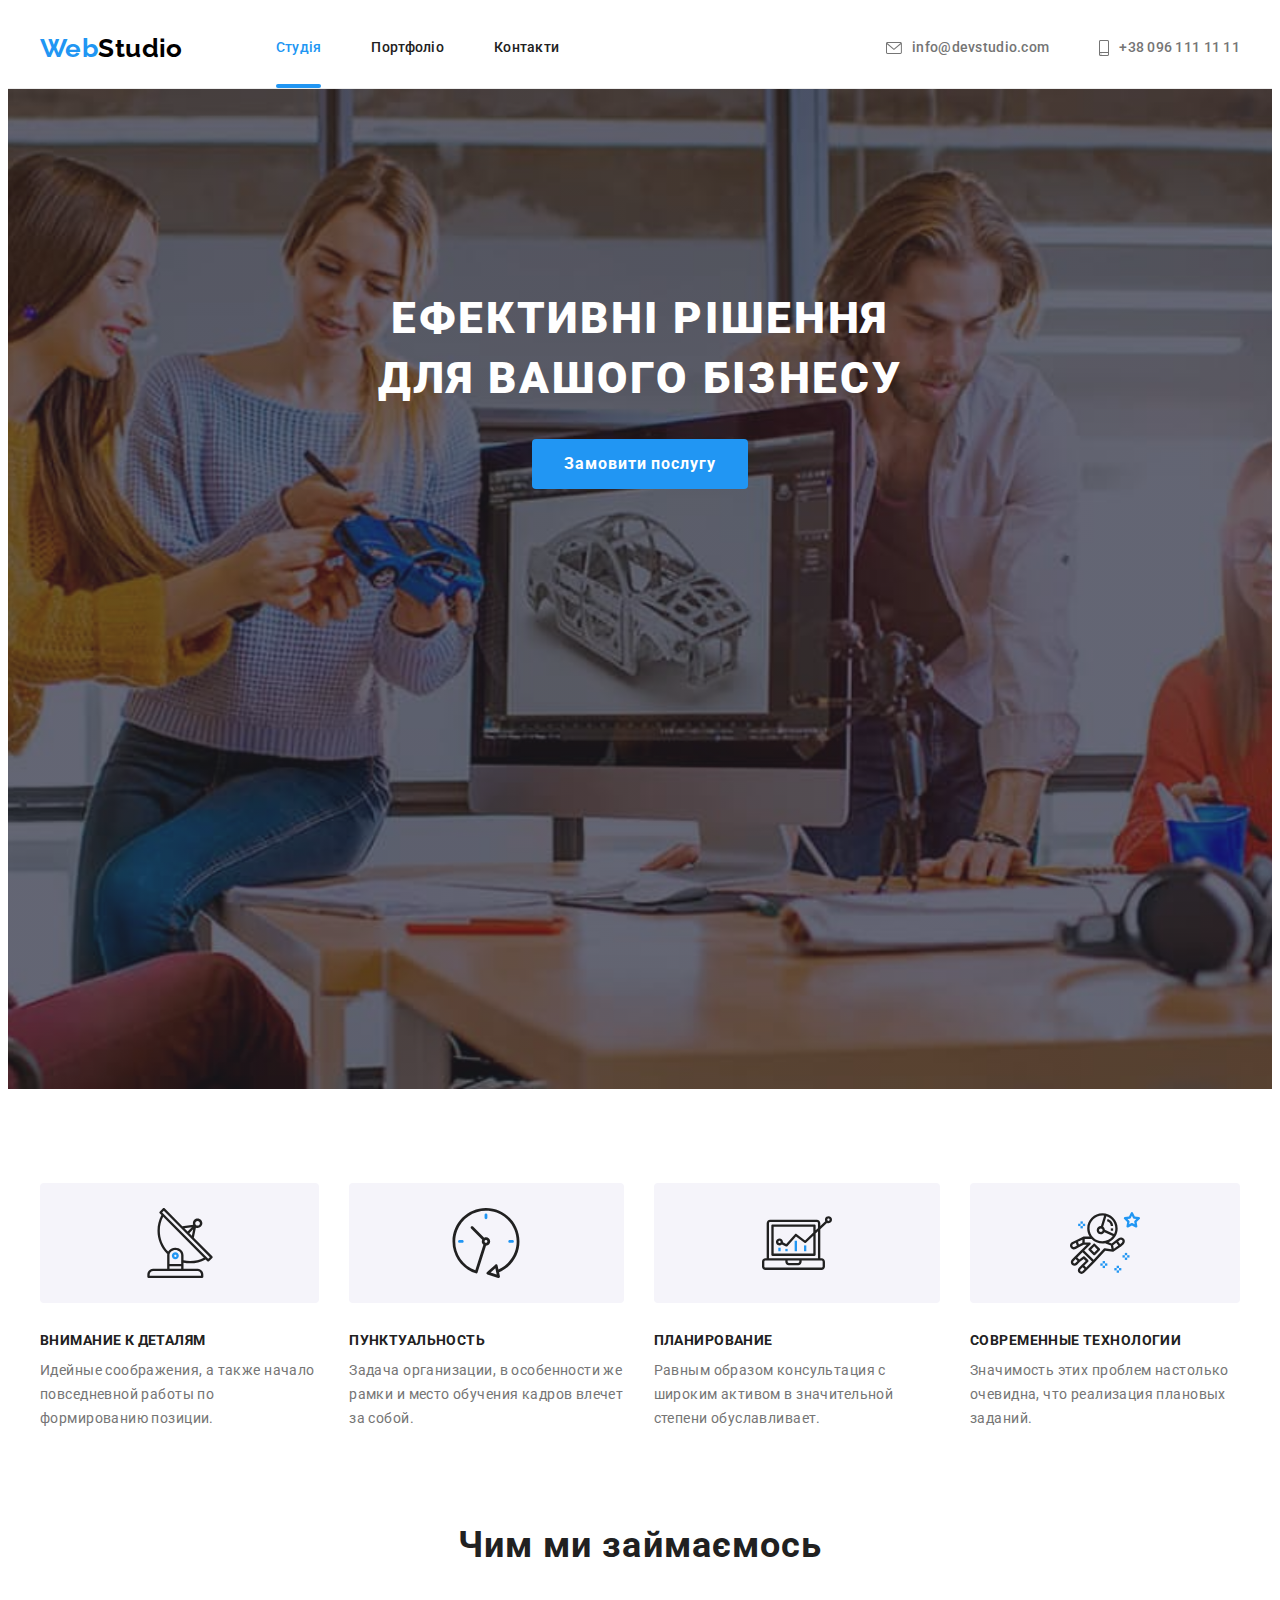
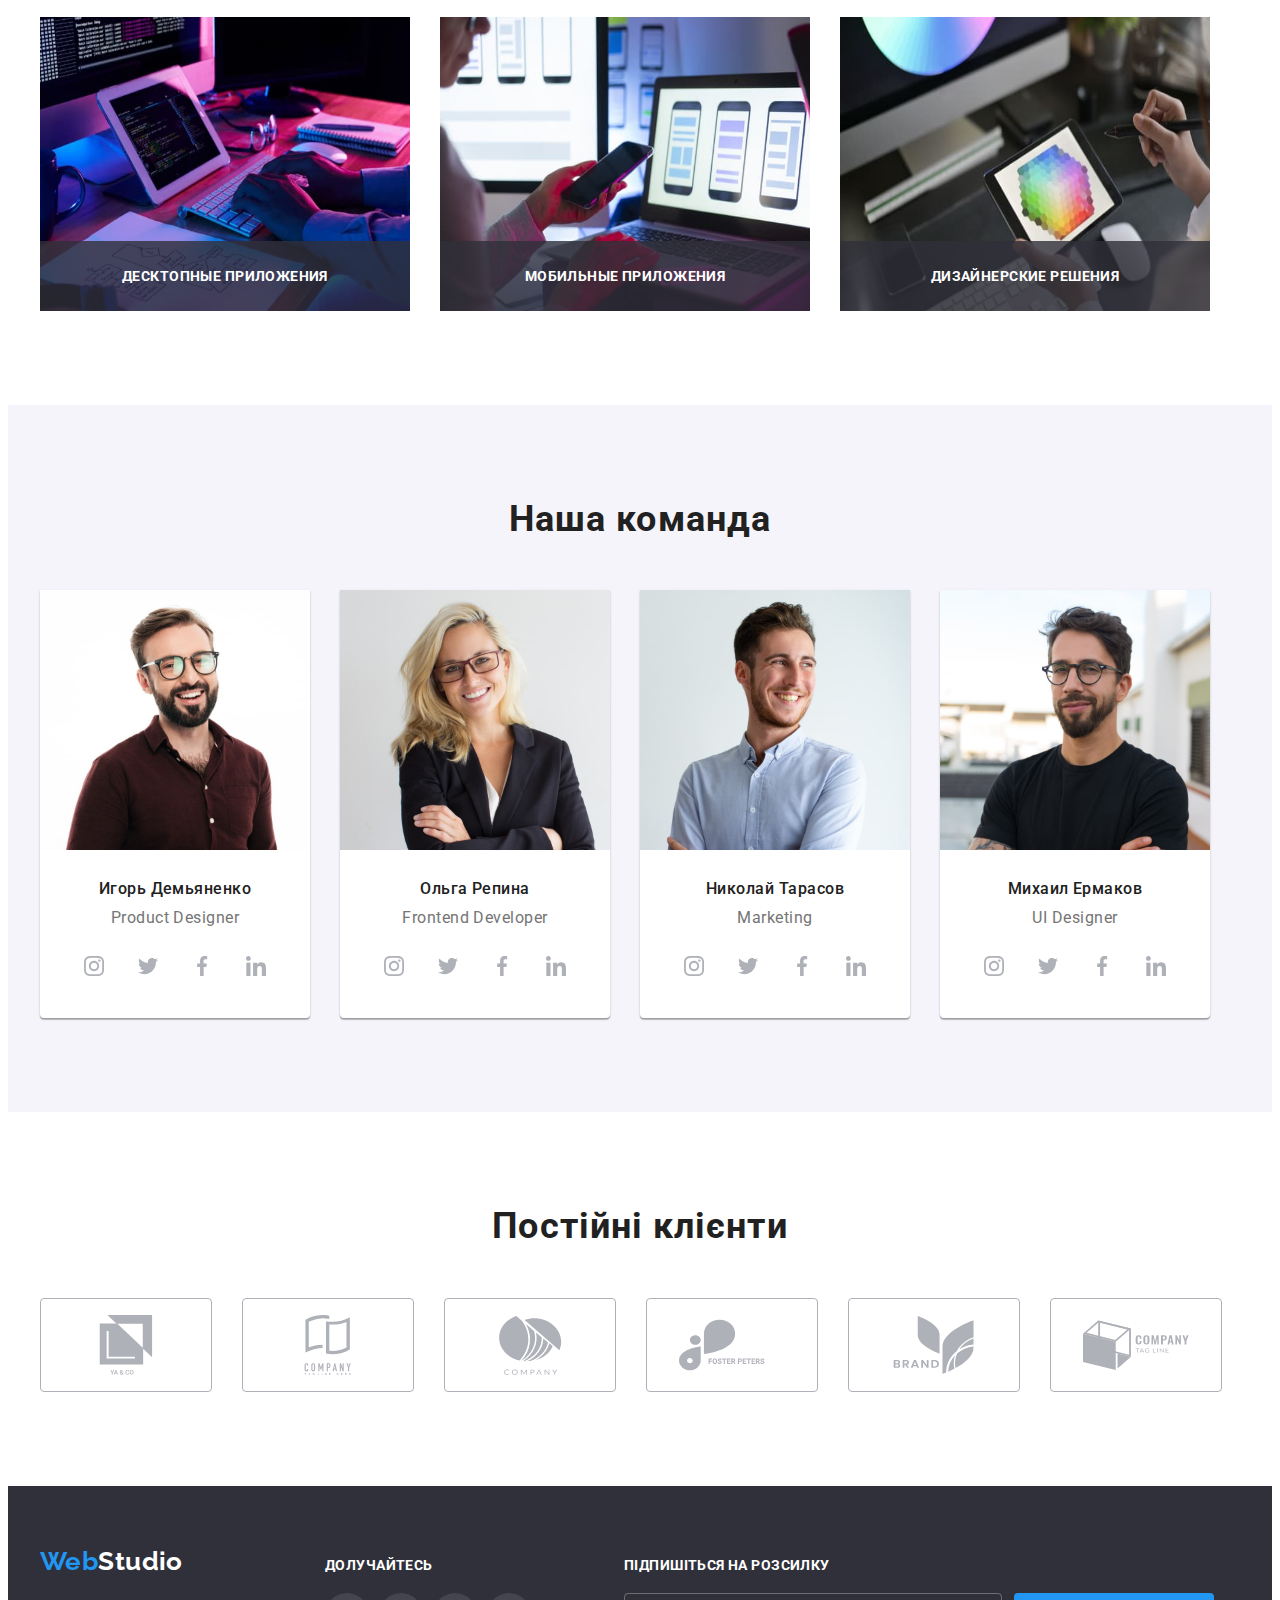
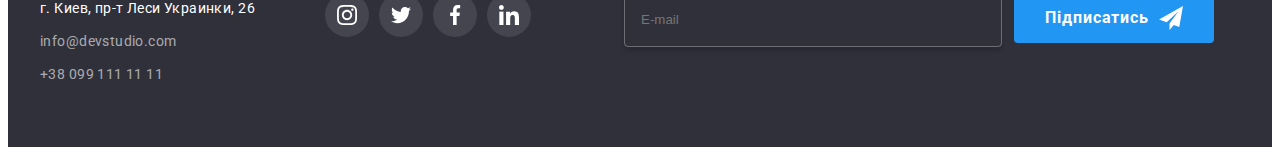
<file: index.html>
<!DOCTYPE html>
<html lang="ru">
  <head>
    <meta charset="UTF-8" />
    <meta http-equiv="X-UA-Compatible" content="IE=edge" />
    <meta name="viewport" content="width=device-width, initial-scale=1.0" />
    <link rel="preconnect" href="https://fonts.googleapis.com" />
    <link rel="preconnect" href="https://fonts.gstatic.com" crossorigin />
    <title>hwone</title>
    <link
      href="https://fonts.googleapis.com/css2?family=Raleway:wght@700&family=Roboto:wght@400;500;700;900&display=swap"
      rel="stylesheet"
    />
    <link
      rel="stylesheet"
      href="https://cdnjs.cloudflare.com/ajax/libs/modern-normalize/1.1.0/modern-normalize.min.css"
      integrity="sha512-wpPYUAdjBVSE4KJnH1VR1HeZfpl1ub8YT/NKx4PuQ5NmX2tKuGu6U/JRp5y+Y8XG2tV+wKQpNHVUX03MfMFn9Q=="
      crossorigin="anonymous"
      referrerpolicy="no-referrer"
    />
    <link rel="stylesheet" href="./css/styles.css" />
  </head>
  <body>
    <!-- Верхня лінія -->
    <header class="header">
      <div class="container header-all">
        <nav class="main-nav">
          <a href="./index.html" class="logo-header-main link"
            ><span class="logo-acent">Web</span>Studio</a
          >
          <ul class="list-nav list">
            <li class="item-nav"><a href="#" class="nav-text current link">Студія</a></li>
            <li class="item-nav"><a href="portfolio.html" class="nav-text link">Портфоліо</a></li>
            <li class="item-nav"><a href="#" class="nav-text link">Контакти</a></li>
          </ul>
        </nav>

        <ul class="list-auth list">
          <li class="item-auth">
            <a href="mailto:info@devstudio.com" class="nav-text nav-contact link"
              ><svg class="icon-contacts" width="16" height="12">
                <use href="./images/symbol-defs.svg#icon-envelope"></use>
              </svg>
              info@devstudio.com</a
            >
          </li>
          <li class="item-auth">
            <a href="tel:+380961111111" class="nav-text nav-contact link">
              <svg class="icon-contacts" width="10" height="16">
                <use href="./images/symbol-defs.svg#icon-smartphone"></use>
              </svg>
              +38 096 111 11 11
            </a>
          </li>
        </ul>
      </div>
    </header>

    <!-- Шапка -->
    <main>
      <section class="section-hero">
        <div class="container">
          <h1 class="baner-text">
            Ефективні рішення <br />
            для вашого бізнесу
          </h1>
          <button data-modal-open type="button" class="button-baner">Замовити послугу</button>
        </div>
      </section>

      <!-- Особливості -->
      <section class="section section-paddingtop">
        <div class="container">
          <h2 class="visually-hidden">Особливості</h2>
          <ul class="list-specifics list">
            <li class="item-specifics">
              <div class="specifics-item">
                <svg class="specifics-icon" width="70" height="70">
                  <use href="./images/symbol-defs.svg#icon-antenna-1"></use>
                </svg>
              </div>
              <h3 class="specifics">Внимание к деталям</h3>
              <p class="specifics-text">
                Идейные соображения, а также начало повседневной работы по формированию позиции.
              </p>
            </li>

            <li class="item-specifics">
              <div class="specifics-item">
                <svg class="specifics-icon" width="70" height="70">
                  <use href="./images/symbol-defs.svg#icon-clock-1"></use>
                </svg>
              </div>
              <h3 class="specifics">Пунктуальность</h3>
              <p class="specifics-text">
                Задача организации, в особенности же рамки и место обучения кадров влечет за собой.
              </p>
            </li>

            <li class="item-specifics">
              <div class="specifics-item">
                <svg class="specifics-icon" width="70" height="70">
                  <use href="./images/symbol-defs.svg#icon-diagram-1"></use>
                </svg>
              </div>
              <h3 class="specifics">Планирование</h3>
              <p class="specifics-text">
                Равным образом консультация с широким активом в значительной степени обуславливает.
              </p>
            </li>

            <li class="item-specifics">
              <div class="specifics-item">
                <svg class="specifics-icon" width="70" height="70">
                  <use href="./images/symbol-defs.svg#icon-astronaut-1"></use>
                </svg>
              </div>
              <h3 class="specifics">Современные технологии</h3>
              <p class="specifics-text">
                Значимость этих проблем настолько очевидна, что реализация плановых заданий.
              </p>
            </li>
          </ul>
        </div>
      </section>

      <!-- Чим ми займаємось -->
      <section class="section">
        <div class="container">
          <h2 class="works">Чим ми займаємось</h2>
          <ul class="list-works list">
            <li class="item-works">
              <img src="images/box1.jpg" width="370" height="294" alt="box1" />
              <p class="label">Десктопные приложения</p>
            </li>
            <li class="item-works">
              <img src="images/box2.jpg" width="370" height="294" alt="box2" />
              <p class="label">Мобильные приложения</p>
            </li>
            <li class="item-works">
              <img src="images/box3.jpg" width="370" height="294" alt="box3" />
              <p class="label">Дизайнерские решения</p>
            </li>
          </ul>
        </div>
      </section>

      <!-- Наша команда -->
      <section class="about-us section">
        <div class="container">
          <h2 class="teem">Наша команда</h2>
          <ul class="aboutus-list list">
            <li class="item-aboutus">
              <img src="images/img-3.jpg" alt="teamcard1" width="270" height="260" />
              <div class="text-decor">
                <h3 class="member">Игорь Демьяненко</h3>
                <p class="position">Product Designer</p>
                <ul class="list-icon list">
                  <li class="item-icon">
                    <a href="" class="link-icon link">
                      <svg class="soc-icon-member" width="20" height="20">
                        <use href="./images/symbol-defs.svg#icon-instagram-2"></use>
                      </svg>
                    </a>
                  </li>
                  <li class="item-icon">
                    <a href="" class="link-icon link">
                      <svg class="soc-icon-member" width="20" height="20">
                        <use href="./images/symbol-defs.svg#icon-twitter-1"></use>
                      </svg>
                    </a>
                  </li>
                  <li class="item-icon">
                    <a href="" class="link-icon link">
                      <svg class="soc-icon-member" width="20" height="20">
                        <use href="./images/symbol-defs.svg#icon-facebook-1"></use>
                      </svg>
                    </a>
                  </li>
                  <li class="item-icon">
                    <a href="" class="link-icon link">
                      <svg class="soc-icon-member" width="20" height="20">
                        <use href="./images/symbol-defs.svg#icon-linkedin-1"></use>
                      </svg>
                    </a>
                  </li>
                </ul>
              </div>
            </li>

            <li class="item-aboutus">
              <img src="images/img-2.jpg" alt="teamcard2" width="270" height="260" />
              <div class="text-decor">
                <h3 class="member">Ольга Репина</h3>
                <p class="position">Frontend Developer</p>
                <ul class="list-icon list">
                  <li class="item-icon">
                    <a href="" class="link-icon link">
                      <svg class="soc-icon-member" width="20" height="20">
                        <use href="./images/symbol-defs.svg#icon-instagram-2"></use>
                      </svg>
                    </a>
                  </li>
                  <li class="item-icon">
                    <a href="" class="link-icon link">
                      <svg class="soc-icon-member" width="20" height="20">
                        <use href="./images/symbol-defs.svg#icon-twitter-1"></use>
                      </svg>
                    </a>
                  </li>
                  <li class="item-icon">
                    <a href="" class="link-icon link">
                      <svg class="soc-icon-member" width="20" height="20">
                        <use href="./images/symbol-defs.svg#icon-facebook-1"></use>
                      </svg>
                    </a>
                  </li>
                  <li class="item-icon">
                    <a href="" class="link-icon link">
                      <svg class="soc-icon-member" width="20" height="20">
                        <use href="./images/symbol-defs.svg#icon-linkedin-1"></use>
                      </svg>
                    </a>
                  </li>
                </ul>
              </div>
            </li>

            <li class="item-aboutus">
              <img src="images/img-1.jpg" alt="teamcard3" width="270" height="260" />
              <div class="text-decor">
                <h3 class="member">Николай Тарасов</h3>
                <p class="position">Marketing</p>
                <ul class="list-icon list">
                  <li class="item-icon">
                    <a href="" class="link-icon link">
                      <svg class="soc-icon-member" width="20" height="20">
                        <use href="./images/symbol-defs.svg#icon-instagram-2"></use>
                      </svg>
                    </a>
                  </li>
                  <li class="item-icon">
                    <a href="" class="link-icon link">
                      <svg class="soc-icon-member" width="20" height="20">
                        <use href="./images/symbol-defs.svg#icon-twitter-1"></use>
                      </svg>
                    </a>
                  </li>
                  <li class="item-icon">
                    <a href="" class="link-icon link">
                      <svg class="soc-icon-member" width="20" height="20">
                        <use href="./images/symbol-defs.svg#icon-facebook-1"></use>
                      </svg>
                    </a>
                  </li>
                  <li class="item-icon">
                    <a href="" class="link-icon link">
                      <svg class="soc-icon-member" width="20" height="20">
                        <use href="./images/symbol-defs.svg#icon-linkedin-1"></use>
                      </svg>
                    </a>
                  </li>
                </ul>
              </div>
            </li>

            <li class="item-aboutus">
              <img src="images/img.jpg" alt="teamcard4" width="270" height="260" />
              <div class="text-decor">
                <h3 class="member">Михаил Ермаков</h3>
                <p class="position">UI Designer</p>
                <ul class="list-icon list">
                  <li class="item-icon">
                    <a href="" class="link-icon link">
                      <svg class="soc-icon-member" width="20" height="20">
                        <use href="./images/symbol-defs.svg#icon-instagram-2"></use>
                      </svg>
                    </a>
                  </li>
                  <li class="item-icon">
                    <a href="" class="link-icon link">
                      <svg class="soc-icon-member" width="20" height="20">
                        <use href="./images/symbol-defs.svg#icon-twitter-1"></use>
                      </svg>
                    </a>
                  </li>
                  <li class="item-icon">
                    <a href="" class="link-icon link">
                      <svg class="soc-icon-member" width="20" height="20">
                        <use href="./images/symbol-defs.svg#icon-facebook-1"></use>
                      </svg>
                    </a>
                  </li>
                  <li class="item-icon">
                    <a href="" class="link-icon link">
                      <svg class="soc-icon-member" width="20" height="20">
                        <use href="./images/symbol-defs.svg#icon-linkedin-1"></use>
                      </svg>
                    </a>
                  </li>
                </ul>
              </div>
            </li>
          </ul>
        </div>
      </section>

      <section class="clients">
        <div class="container partners">
          <h2 class="partners-main">Постійні клієнти</h2>
          <ul class="partners-list list">
            <li class="rect">
              <a href="" class="link-rect link"
                ><svg class="soc-icon-rect" width="106" height="60">
                  <use href="./images/symbol-defs.svg#icon-group"></use></svg
              ></a>
            </li>
            <li class="rect">
              <a href="" class="link-rect link"
                ><svg class="soc-icon-rect" width="106" height="60">
                  <use href="./images/symbol-defs.svg#icon-group-1"></use></svg
              ></a>
            </li>
            <li class="rect">
              <a href="" class="link-rect link"
                ><svg class="soc-icon-rect" width="106" height="60">
                  <use href="./images/symbol-defs.svg#icon-group-2"></use></svg
              ></a>
            </li>
            <li class="rect">
              <a href="" class="link-rect link"
                ><svg class="soc-icon-rect" width="106" height="60">
                  <use href="./images/symbol-defs.svg#icon-group-3"></use></svg
              ></a>
            </li>
            <li class="rect">
              <a href="" class="link-rect link"
                ><svg class="soc-icon-rect" width="106" height="60">
                  <use href="./images/symbol-defs.svg#icon-group-4"></use></svg
              ></a>
            </li>
            <li class="rect">
              <a href="" class="link-rect link"
                ><svg class="soc-icon-rect" width="106" height="60">
                  <use href="./images/symbol-defs.svg#icon-group-5"></use></svg
              ></a>
            </li>
          </ul>
        </div>
      </section>
    </main>

    <!-- Підвал -->
    <footer class="footer">
      <div class="container footer-main">
        <div class="container-footer">
          <a href="./index.html" class="logo-footer-main link"
            ><span class="logo-acent">Web</span>Studio</a
          >
          <address class="address">
            <ul class="list-footer list">
              <li class="footer-item">
                <a
                  class="address nav-text link"
                  href="https://goo.gl/maps/oR3F1YAG6LvCoMsa9"
                  target="_blank"
                  rel="noopener noreferrer"
                  >г. Киев, пр-т Леси Украинки, 26</a
                >
              </li>
              <li class="footer-item">
                <a class="contacts nav-text link" href="mailto:info@example.com"
                  >info@devstudio.com</a
                >
              </li>
              <li class="footer-item">
                <a class="contacts nav-text link" href="tel:+380991111111">+38 099 111 11 11</a>
              </li>
            </ul>
          </address>
        </div>
        <div class="footer-social">
          <h3 class="footer-soc-text">Долучайтесь</h3>
          <ul class="footer-soc-list list">
            <li class="item-icon-footer">
              <a href="" class="link-icon-footer link">
                <svg class="soc-icon-footer" width="20" height="20">
                  <use href="./images/symbol-defs.svg#icon-instagram-2"></use>
                </svg>
              </a>
            </li>
            <li class="item-icon-footer">
              <a href="" class="link-icon-footer link">
                <svg class="soc-icon-footer" width="20" height="20">
                  <use href="./images/symbol-defs.svg#icon-twitter-1"></use>
                </svg>
              </a>
            </li>
            <li class="item-icon-footer">
              <a href="" class="link-icon-footer link">
                <svg class="soc-icon-footer" width="20" height="20">
                  <use href="./images/symbol-defs.svg#icon-facebook-1"></use>
                </svg>
              </a>
            </li>
            <li class="item-icon-footer">
              <a href="" class="link-icon-footer link">
                <svg class="soc-icon-footer" width="20" height="20">
                  <use href="./images/symbol-defs.svg#icon-linkedin-1"></use>
                </svg>
              </a>
            </li>
          </ul>
        </div>

        <div class="spam">
          <h3 class="footer-soc-text">Підпишіться на розсилку</h3>
          <form class="spam-form">
            <input class="spam-mail" type="email" name="mail" placeholder="E-mail" required />
            <div class="botton-spam">
              <button class="btn-spam" type="submit">
                Підписатись

                <svg class="subscribe" width="24" height="24">
                  <use href="./images/symbol-defs.svg#icon-send"></use>
                </svg>
              </button>
            </div>
          </form>
        </div>
      </div>
    </footer>
    <div class="backdrop is-hidden" data-modal>
      <div class="modal">
        <button class="close-icon" type="button" data-modal-close>
          <svg width="30" height="30">
            <use href="./images/symbol-defs.svg#icon-close-b"></use>
          </svg>
        </button>
        <form>
          <p class="modal-title">Оставьте свои данные, мы вам перезвоним</p>

          <div class="modal-div">
            <label class="modal-label" for="user-name"> Ім'я</label>
            <div class="input-wrap">
              <input type="text" name="user-name" id="user-name" class="modal-input" required />
              <svg class="form-icon" width="18" height="18">
                <use href="./images/symbol-defs.svg#icon-person"></use>
              </svg>
            </div>
          </div>

          <div class="modal-div">
            <label class="modal-label" for="user-tel"> Телефон</label>
            <div class="input-wrap">
              <input type="tel" name="user-tel" id="user-tel" class="modal-input" required />
              <svg class="form-icon" width="18" height="18">
                <use href="./images/symbol-defs.svg#icon-phone"></use>
              </svg>
            </div>
          </div>

          <div class="modal-div">
            <label class="modal-label" for="user-email"> Пошта </label>
            <div class="input-wrap">
              <input type="email" name="user-email" id="user-email" class="modal-input" required />
              <svg class="form-icon" width="18" height="18">
                <use href="./images/symbol-defs.svg#icon-email"></use>
              </svg>
            </div>
          </div>

          <div class="modal-coment">
            <label class="modal-label" for="text-area">Коментар</label>
            <textarea
              class="text-place"
              name="text-area"
              id="text-area"
              placeholder="Введіть текст"
            ></textarea>
          </div>

          <div class="checkbox">
            <input
              class="check-input visually-hidden"
              type="checkbox"
              name="privacy"
              id="privacy"
              value="accept rules"
              required
            />
            <label for="privacy" class="form-text-box"
              >Соглашаюсь с рассылкой и принимаю
              <a class="accept" href="#"> Условия договора</a></label
            >
          </div>

          <div class="button-form">
            <button class="btn-form" type="submit">Відправити</button>
          </div>
        </form>
      </div>
    </div>
    <script src="./modal.js"></script>
  </body>
</html>
</file>
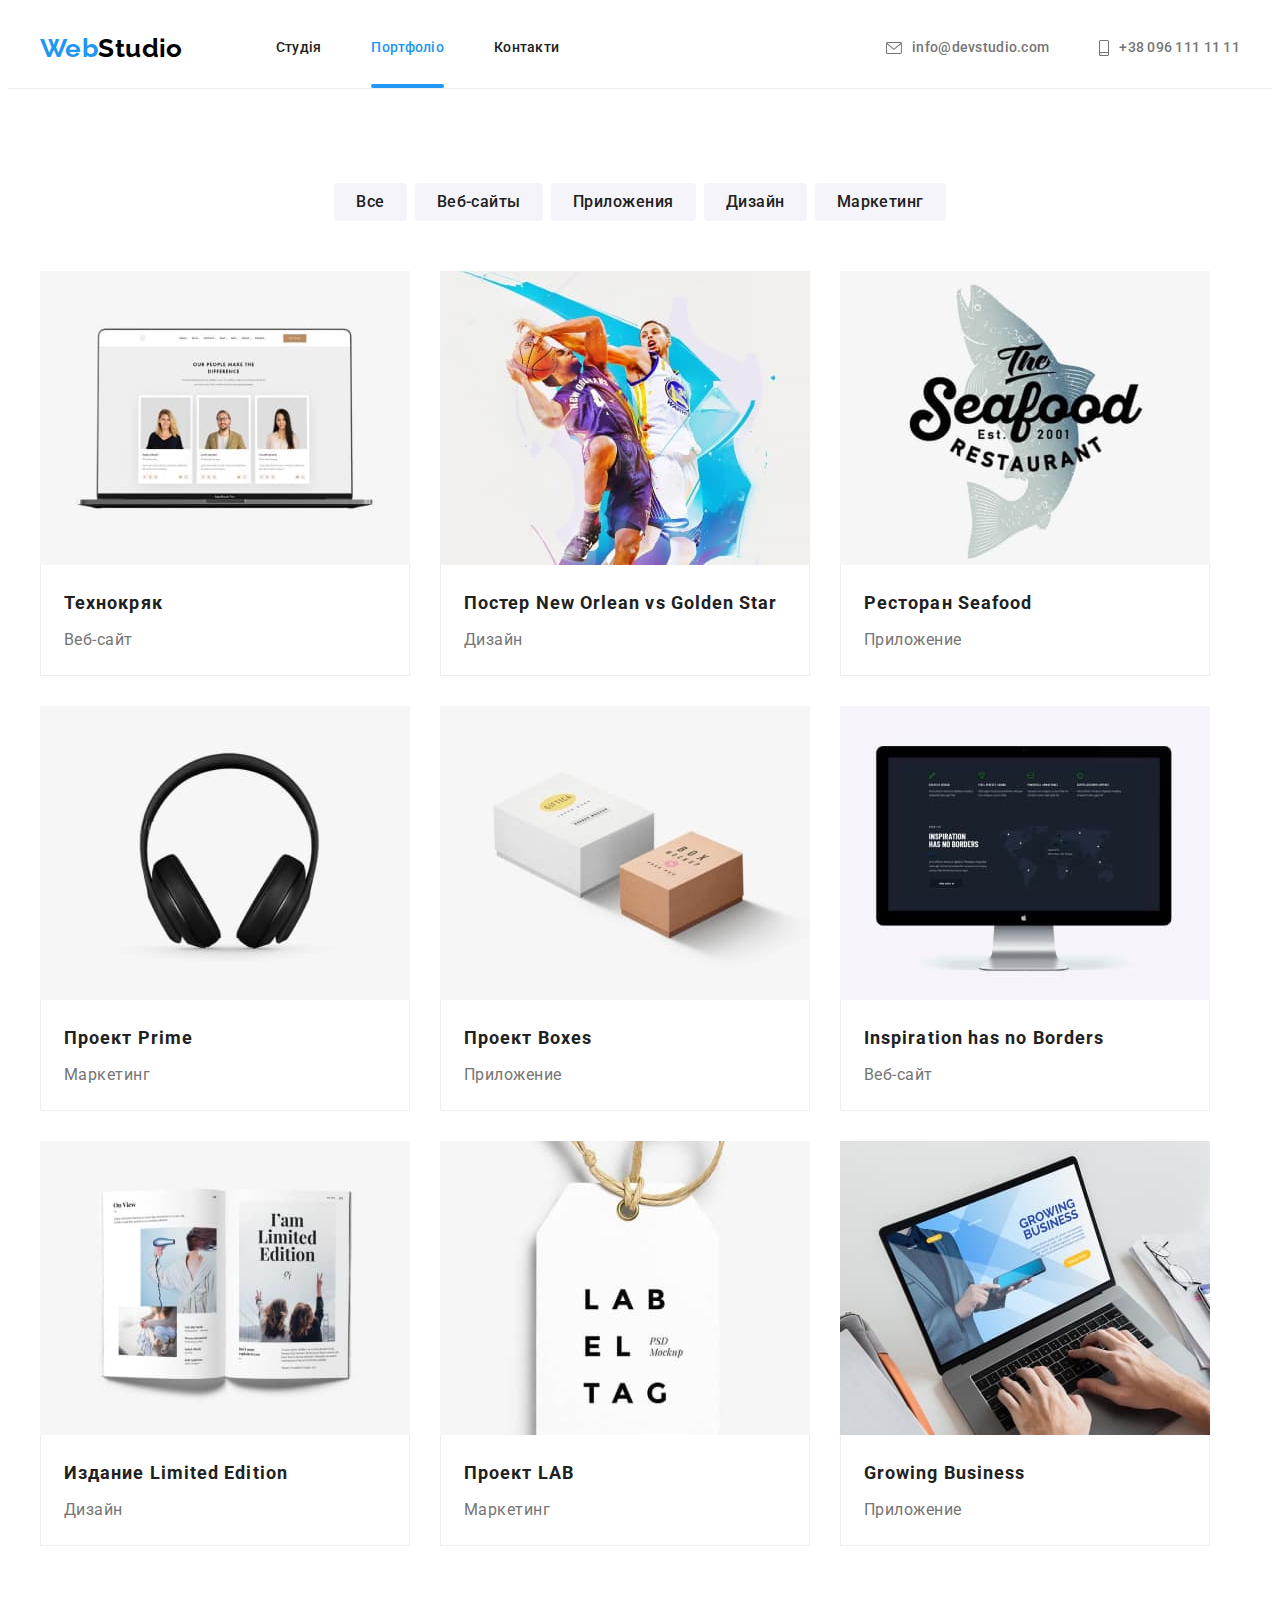
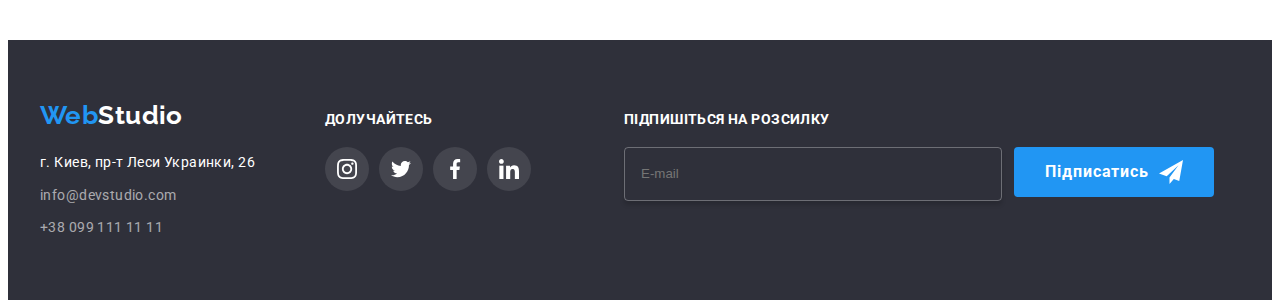
<file: portfolio.html>
<!DOCTYPE html>
<html lang="ru">
  <head>
    <meta charset="UTF-8" />
    <meta http-equiv="X-UA-Compatible" content="IE=edge" />
    <meta name="viewport" content="width=device-width, initial-scale=1.0" />
    <title>hwone</title>
    <link
      href="https://fonts.googleapis.com/css2?family=Raleway:wght@700&family=Roboto:wght@400;500;700;900&display=swap"
      rel="stylesheet"
    />
    <link
      rel="stylesheet"
      href="https://cdnjs.cloudflare.com/ajax/libs/modern-normalize/1.1.0/modern-normalize.min.css"
      integrity="sha512-wpPYUAdjBVSE4KJnH1VR1HeZfpl1ub8YT/NKx4PuQ5NmX2tKuGu6U/JRp5y+Y8XG2tV+wKQpNHVUX03MfMFn9Q=="
      crossorigin="anonymous"
      referrerpolicy="no-referrer"
    />
    <link rel="stylesheet" href="./css/styles.css" />
  </head>
  <body>
    <!-- Верхня лінія -->
    <header class="header">
      <div class="container header-all">
        <nav class="main-nav">
          <a href="./index.html" class="logo-header-main link"
            ><span class="logo-acent">Web</span><span class="logo-black">Studio</span></a
          >
          <ul class="list-nav list">
            <li class="item-nav"><a href="index.html" class="nav-text link">Студія</a></li>
            <li class="item-nav"><a href="#" class="nav-text current link">Портфоліо</a></li>
            <li class="item-nav"><a href="#" class="nav-text link">Контакти</a></li>
          </ul>
        </nav>

        <ul class="list-auth list">
          <li class="item-auth">
            <a href="mailto:info@devstudio.com" class="nav-text nav-contact link"
              ><svg class="icon-contacts" width="16" height="12">
                <use href="./images/symbol-defs.svg#icon-envelope"></use>
              </svg>
              info@devstudio.com</a
            >
          </li>
          <li class="item-auth">
            <a href="tel:+380961111111" class="nav-text nav-contact link">
              <svg class="icon-contacts" width="10" height="16">
                <use href="./images/symbol-defs.svg#icon-smartphone"></use>
              </svg>
              +38 096 111 11 11
            </a>
          </li>
        </ul>
      </div>
    </header>

    <main>
      <section class="section-filter">
        <div class="container">
          <h1 class="visually-hidden">Портфолио</h1>
          <ul class="list filter-btns">
            <li class="filter-btn"><button type="button" class="btn">Все</button></li>
            <li class="filter-btn"><button type="button" class="btn">Веб-сайты</button></li>
            <li class="filter-btn"><button type="button" class="btn">Приложения</button></li>
            <li class="filter-btn"><button type="button" class="btn">Дизайн</button></li>
            <li class="filter-btn"><button type="button" class="btn">Маркетинг</button></li>
          </ul>

          <ul class="list filter-items">
            <li class="filter-item">
              <a class="filter-link link" href="#">
                <div class="pic">
                  <img src="./images/Portfolio/img1.jpg" alt="box1" width="370" />
                  <div class="overlay">
                    <p>
                      Ресурс предлагает комплексные предложения с разным уровнем функционала и
                      сервисов. Все это позволит посетителю получить исчерпывающие сведения о
                      компании или частном лице.
                    </p>
                  </div>
                </div>

                <div class="element-item">
                  <h3 class="example">Технокряк</h3>
                  <p class="direction">Веб-сайт</p>
                </div>
              </a>
            </li>

            <li class="filter-item">
              <a class="filter-link link" href="#">
                <div class="pic">
                  <img src="./images/Portfolio/img2.jpg" alt="box2" width="370" />
                  <div class="overlay">
                    <p>
                      Ресурс предлагает комплексные предложения с разным уровнем функционала и
                      сервисов. Все это позволит посетителю получить исчерпывающие сведения о
                      компании или частном лице.
                    </p>
                  </div>
                </div>
                <div class="element-item">
                  <h3 class="example">Постер New Orlean vs Golden Star</h3>
                  <p class="direction">Дизайн</p>
                </div>
              </a>
            </li>

            <li class="filter-item">
              <a class="filter-link link" href="#">
                <div class="pic">
                  <img src="./images/Portfolio/img3.jpg" alt="box3" width="370" />
                  <div class="overlay">
                    <p>
                      Ресурс предлагает комплексные предложения с разным уровнем функционала и
                      сервисов. Все это позволит посетителю получить исчерпывающие сведения о
                      компании или частном лице.
                    </p>
                  </div>
                </div>
                <div class="element-item">
                  <h3 class="example">Ресторан Seafood</h3>
                  <p class="direction">Приложение</p>
                </div>
              </a>
            </li>

            <li class="filter-item">
              <a class="filter-link link" href="#">
                <div class="pic">
                  <img src="./images/Portfolio/img4.jpg" alt="box4" width="370" />
                  <div class="overlay">
                    <p>
                      Ресурс предлагает комплексные предложения с разным уровнем функционала и
                      сервисов. Все это позволит посетителю получить исчерпывающие сведения о
                      компании или частном лице.
                    </p>
                  </div>
                </div>
                <div class="element-item">
                  <h3 class="example">Проект Prime</h3>
                  <p class="direction">Маркетинг</p>
                </div>
              </a>
            </li>

            <li class="filter-item">
              <a class="filter-link link" href="#">
                <div class="pic">
                  <img src="./images/Portfolio/img5.jpg" alt="box5" width="370" />
                  <div class="overlay">
                    <p>
                      Ресурс предлагает комплексные предложения с разным уровнем функционала и
                      сервисов. Все это позволит посетителю получить исчерпывающие сведения о
                      компании или частном лице.
                    </p>
                  </div>
                </div>
                <div class="element-item">
                  <h3 class="example">Проект Boxes</h3>
                  <p class="direction">Приложение</p>
                </div>
              </a>
            </li>

            <li class="filter-item">
              <a class="filter-link link" href="#">
                <div class="pic">
                  <img src="./images/Portfolio/img6.jpg" alt="box6" width="370" />
                  <div class="overlay">
                    <p>
                      Ресурс предлагает комплексные предложения с разным уровнем функционала и
                      сервисов. Все это позволит посетителю получить исчерпывающие сведения о
                      компании или частном лице.
                    </p>
                  </div>
                </div>
                <div class="element-item">
                  <h3 class="example">Inspiration has no Borders</h3>
                  <p class="direction">Веб-сайт</p>
                </div>
              </a>
            </li>

            <li class="filter-item">
              <a class="filter-link link" href="#">
                <div class="pic">
                  <img src="./images/Portfolio/img7.jpg" alt="box7" width="370" />
                  <div class="overlay">
                    <p>
                      Ресурс предлагает комплексные предложения с разным уровнем функционала и
                      сервисов. Все это позволит посетителю получить исчерпывающие сведения о
                      компании или частном лице.
                    </p>
                  </div>
                </div>
                <div class="element-item">
                  <h3 class="example">Издание Limited Edition</h3>
                  <p class="direction">Дизайн</p>
                </div>
              </a>
            </li>

            <li class="filter-item">
              <a class="filter-link link" href="#">
                <div class="pic">
                  <img src="./images/Portfolio/img8.jpg" alt="box8" width="370" />
                  <div class="overlay">
                    <p>
                      Ресурс предлагает комплексные предложения с разным уровнем функционала и
                      сервисов. Все это позволит посетителю получить исчерпывающие сведения о
                      компании или частном лице.
                    </p>
                  </div>
                </div>
                <div class="element-item">
                  <h3 class="example">Проект LAB</h3>
                  <p class="direction">Маркетинг</p>
                </div>
              </a>
            </li>

            <li class="filter-item">
              <a class="filter-link link" href="#">
                <div class="pic">
                  <img src="./images/Portfolio/img9.jpg" alt="box9" width="370" />
                  <div class="overlay">
                    <p>
                      Ресурс предлагает комплексные предложения с разным уровнем функционала и
                      сервисов. Все это позволит посетителю получить исчерпывающие сведения о
                      компании или частном лице.
                    </p>
                  </div>
                </div>
                <div class="element-item">
                  <h3 class="example">Growing Business</h3>
                  <p class="direction">Приложение</p>
                </div>
              </a>
            </li>
          </ul>
        </div>
      </section>
    </main>

    <!-- Підвал -->
    <footer class="footer">
      <div class="container footer-main">
        <div class="container-footer">
          <a href="./index.html" class="logo-footer-main link"
            ><span class="logo-acent">Web</span>Studio</a
          >
          <address class="address">
            <ul class="list-footer list">
              <li class="footer-item">
                <a
                  class="address nav-text link"
                  href="https://goo.gl/maps/oR3F1YAG6LvCoMsa9"
                  target="_blank"
                  rel="noopener noreferrer"
                  >г. Киев, пр-т Леси Украинки, 26</a
                >
              </li>
              <li class="footer-item">
                <a class="contacts nav-text link" href="mailto:info@example.com"
                  >info@devstudio.com</a
                >
              </li>
              <li class="footer-item">
                <a class="contacts nav-text link" href="tel:+380991111111">+38 099 111 11 11</a>
              </li>
            </ul>
          </address>
        </div>
        <div class="footer-social">
          <h3 class="footer-soc-text">Долучайтесь</h3>
          <ul class="footer-soc-list list">
            <li class="item-icon-footer">
              <a href="" class="link-icon-footer link">
                <svg class="soc-icon-footer" width="20" height="20">
                  <use href="./images/symbol-defs.svg#icon-instagram-2"></use>
                </svg>
              </a>
            </li>
            <li class="item-icon-footer">
              <a href="" class="link-icon-footer link">
                <svg class="soc-icon-footer" width="20" height="20">
                  <use href="./images/symbol-defs.svg#icon-twitter-1"></use>
                </svg>
              </a>
            </li>
            <li class="item-icon-footer">
              <a href="" class="link-icon-footer link">
                <svg class="soc-icon-footer" width="20" height="20">
                  <use href="./images/symbol-defs.svg#icon-facebook-1"></use>
                </svg>
              </a>
            </li>
            <li class="item-icon-footer">
              <a href="" class="link-icon-footer link">
                <svg class="soc-icon-footer" width="20" height="20">
                  <use href="./images/symbol-defs.svg#icon-linkedin-1"></use>
                </svg>
              </a>
            </li>
          </ul>
        </div>
        <div class="spam">
          <h3 class="footer-soc-text"> Підпишіться на розсилку </h3>
        <form class="spam-form">
            <input class="spam-mail" type="email" name="mail" placeholder="E-mail">
              <div class="botton-spam">
                <button class="btn-spam" type="submit">Підписатись

                  <svg class="subscribe" width="24" height="24">
                    <use href="./images/symbol-defs.svg#icon-send"></use>
          </svg>
                </button>
                
              </div>
            </form>
        </div>
        </div>
      
    </footer>
  </body>
</html>
</file>
<file: css/styles.css>
:root {
  --text-color: #757575;
  --h-color: #212121;
  --akcent-color: #2196f3;
  --white-color: #ffffff;
  --border-color: #ececec;
  --hover-btn: #188ce8;
  --bg-nav: #ffffff;
  --bg-img: #eeeeee;
  --bg-hero: #2f303a;
  --button-color: #f5f4fa;
  --icon-color: #afb1b8;
}

body {
  font-family: 'Roboto', sans-serif;
  letter-spacing: 0.03em;
  font-size: 14px;
  color: var(--text-color);
  background-color: var(--white-color);
}

.container {
  width: 1200px;
  margin: 0 auto;
  padding-left: 15px;
  padding-right: 15px;
  /* outline: 1px solid red; */
}

h1,
h2,
h3,
h4,
h5,
h6,
p {
  margin: 0;
}

a {
  text-decoration: none;
  color: var(--icon-color);
}

a.accept {
  text-decoration-line: underline;
  text-underline-position: under;
  color: var(--akcent-color);
  line-height: 1.71;
}

img {
  display: block;
  max-width: 100%;
}

.address {
  font-style: normal;
}

.list {
  list-style: none;
  padding-left: 0;
  margin: 0;
}

.section {
  padding-bottom: 94px;
}

/* ----------------------------ХЕДЕР---------------------------- */
/* ЛОГО */
.logo-acent {
  color: var(--akcent-color);
  font-family: 'Raleway';
  font-style: normal;
  font-weight: 700;
  font-size: 26px;
  line-height: 1.19;
}

.logo-header-main {
  color: black;
  font-family: 'Raleway';
  font-style: normal;
  font-weight: 700;
  font-size: 26px;
  line-height: 1.19;
  margin-right: 93px;
}

.logo-footer-main {
  color: var(--white-color);
  font-family: 'Raleway';
  font-style: normal;
  font-weight: 700;
  font-size: 26px;
  line-height: 1.19;
}

/* КІНЕЦЬ ЛОГО */

.header {
  border-bottom: 1px solid var(--border-color);
  position: relative;
}

.header-all {
  display: flex;
}

.item-auth {
  display: flex;
  align-items: center;
}

.list-nav,
.list-auth {
  list-style: none;
  display: flex;
}

.list-auth {
  margin-left: auto;
  margin-top: 0;
  margin-bottom: 0;
}

.item-auth + .item-auth {
  margin-left: 50px;
}

.main-nav {
  display: flex;
  align-items: center;
}

.item-nav + .item-nav {
  margin-left: 50px;
}

.link {
  text-decoration: none;
}

.nav-text,
.nav-contact {
  color: var(--h-color);
  font-style: normal;
  font-weight: 500;
  font-size: 14px;
  line-height: 1.14;
  letter-spacing: 0.02em;
  padding-top: 32px;
  padding-bottom: 32px;
  display: flex;
  align-items: center;
  transition: color 250ms cubic-bezier(0.4, 0, 0.2, 1), fill 250ms cubic-bezier(0.4, 0, 0.2, 1);
}

.current {
  color: var(--akcent-color);
  position: relative;
}

.current::after {
  content: '';
  position: absolute;
  width: 100%;
  height: 4px;
  bottom: 0;
  background: var(--akcent-color);
  border-radius: 2px;
}

.nav-text:hover,
.nav-text:focus {
  color: var(--akcent-color);
}

.nav-text:hover .icon-contacts,
.nav-text:focus .icon-contacts {
  fill: var(--hover-btn);
}

.nav-contact {
  color: var(--text-color);
}

.icon-contacts {
  fill: var(--text-color);
  margin-right: 10px;
  transition: fill 250ms cubic-bezier(0.4, 0, 0.2, 1);
}
/* ----------------------------КІНЕЦЬ ХЕДЕРА---------------------------- */

/* ----------------------------БАНЕР---------------------------- */
.section-hero {
  max-width: 1600px;
  height: 600px;
  background-image: linear-gradient(rgba(47, 48, 58, 0.4), rgba(47, 48, 58, 0.4)),
    url(../images/hero-bg.jpg);
  background-color: var(--bg-hero);
  background-position: center;
  background-repeat: no-repeat;
  background-size: cover;
  text-align: center;
  margin: 0 auto;
  padding-top: 200px;
  padding-bottom: 200px;
}
.section-paddingtop {
  padding-top: 94px;
}
/* .baner-container {
  width: 1600px;
  height: 600px;
} */

.visually-hidden {
  position: absolute;
  width: 1px;
  height: 1px;
  margin: -1px;
  border: 0;
  padding: 0;

  white-space: nowrap;
  clip-path: inset(100%);
  clip: rect(0 0 0 0);
  overflow: hidden;
}

.baner-text {
  margin-bottom: 30px;
  margin-left: auto;
  margin-right: auto;
  font-weight: 900;
  font-size: 44px;
  line-height: 1.36;
  text-align: center;
  letter-spacing: 0.06em;
  text-transform: uppercase;
  color: var(--white-color);
}

.button-baner {
  padding: 10px 32px;
  min-width: 200px;
  cursor: pointer;
  font-family: inherit;
  font-weight: 700;
  font-size: 16px;
  line-height: 1.88;
  text-align: center;
  letter-spacing: 0.06em;
  border: none;
  border-radius: 4px;
  background-color: var(--akcent-color);
  color: var(--white-color);
  transition: background-color 250ms cubic-bezier(0.4, 0, 0.2, 1);
}

.button-baner:hover,
.button-baner:focus {
  background-color: var(--hover-btn);
}

.button {
  cursor: pointer;
  font-family: inherit;
  font-weight: 500;
  font-size: 16px;
  line-height: 1.62;
  text-align: center;
  letter-spacing: 0.03em;
  background-color: var(--akcent-color);
  color: var(--white-color);
  transition: background-color 250ms cubic-bezier(0.4, 0, 0.2, 1),
    color 250ms cubic-bezier(0.4, 0, 0.2, 1);
}

.button:hover,
.button:focus {
  background-color: var(--akcent-color);
  color: var(--white-color);
}

/* ----------------------------КІНЕЦЬ БАНЕРА---------------------------- */

/* ----------------------------ОСОБЛИВОСТІ---------------------------- */

.list-specifics {
  display: flex;
}

.specifics-item {
  display: flex;
  justify-content: center;
  align-items: center;
  height: 120px;
  background-color: #f5f4fa;
  margin-bottom: 30px;
  border-radius: 4px;
}

.item-specifics + .item-specifics {
  margin-left: 30px;
}

.item-specifics {
  min-width: 270px;
}

.specifics {
  margin-bottom: 10px;
  font-size: 14px;
  line-height: 1.14;
  letter-spacing: 0.03em;
  text-transform: uppercase;
  color: var(--h-color);
}

.text-decor {
  padding-top: 30px;
  padding-bottom: 30px;
}

.specifics-text {
  line-height: 1.71;
  letter-spacing: 0.03em;
}

/* ----------------------------КІНЕЦЬ ОСОБЛИВОСТІ---------------------------- */

/* ----------------------------ЧИМ ЗАЙМАЄМОСЬ---------------------------- */

.works,
.teem,
.partners-main {
  font-size: 36px;
  line-height: 1.16;
  text-align: center;
  letter-spacing: 0.03em;
  color: var(--h-color);
}

.list-works {
  display: flex;
  margin-top: 50px;
}

.item-works + .item-works {
  margin-left: 30px;
}

.item-works {
  position: relative;
  overflow: hidden;
}

.label {
  display: flex;
  justify-content: center;
  align-items: center;
  position: absolute;
  bottom: 0;
  width: 100%;
  height: 70px;
  font-weight: 700;
  text-transform: uppercase;
  background-color: rgba(47, 48, 58, 0.8);
  color: var(--white-color);
}

/* ----------------------------КІНЕЦЬ ЧИМ ЗАЙМАЄМОСЬ---------------------------- */

/* ----------------------------КОМАНДА---------------------------- */
.member {
  margin-bottom: 10px;
  font-weight: 500;
  font-size: 16px;
  line-height: 1.18;
  text-align: center;
  letter-spacing: 0.03em;
  color: var(--h-color);
}

.item-aboutus {
  background-color: var(--white-color);
  box-shadow: 0px 1px 3px rgba(0, 0, 0, 0.12), 0px 1px 1px rgba(0, 0, 0, 0.14),
    0px 2px 1px rgba(0, 0, 0, 0.2);
  border-radius: 0px 0px 4px 4px;
}

.position {
  /* padding-bottom: 30px; */
  font-size: 16px;
  line-height: 1.18;
  text-align: center;
  letter-spacing: 0.03em;
  margin-bottom: 16px;
}

.about-us {
  background-color: var(--button-color);
  padding-top: 94px;
}

.aboutus-list {
  display: flex;
  margin-top: 50px;
}

.item-aboutus + .item-aboutus {
  margin-left: 30px;
}

.item-icon {
  width: 44px;
  height: 44px;
}
.item-icon + .item-icon {
  margin-left: 10px;
}

.link-icon {
  width: 100%;
  height: 100%;
  border-radius: 50%;
  display: flex;
  align-items: center;
  justify-content: center;
  color: var(--icon-color);
  transition: background-color 250ms cubic-bezier(0.4, 0, 0.2, 1),
    color 250ms cubic-bezier(0.4, 0, 0.2, 1);
}

.link-icon:hover,
.link-icon:focus {
  background-color: var(--akcent-color);
  color: var(--white-color);
}

.soc-icon-member {
  fill: currentColor;
}

.link-icon:hover .soc-icon-member,
.link-icon:focus .soc-icon-member {
  fill: var(--white-color);
}

.list-icon {
  display: flex;
  justify-content: center;
}

.partners-list {
  display: flex;
  margin-top: 50px;
}

.clients {
  padding-bottom: 94px;
  padding-top: 94px;
}

.rect + .rect {
  margin-left: 30px;
}

.rect:hover .link-rect,
.rect:focus .link-rect {
  fill: var(--akcent-color);
  border-color: var(--akcent-color);
}

.link-rect {
  width: 170px;
  height: 92px;
  border: 1px solid #afb1b8;
  border-radius: 4px;
  background: transparent;
  display: flex;
  justify-content: center;
  align-items: center;
  transition: color 250ms cubic-bezier(0.4, 0, 0.2, 1),
    border-color 250ms cubic-bezier(0.4, 0, 0.2, 1);
}

.soc-icon-rect {
  fill: currentColor;
}

.link-rect:hover,
.link-rect:focus {
  color: var(--akcent-color);
  border-color: var(--akcent-color);
}
/* ----------------------------КІНЕЦЬ КОМАНДИ---------------------------- */

/* ----------------------------ФУТЕР---------------------------- */
.footer-main {
  display: flex;
  align-items: baseline;
}

.footer-social {
  margin-left: 70px;
}

.footer {
  background-color: var(--bg-hero);
  padding-top: 60px;
  padding-bottom: 60px;
}

.footer-item + .footer-item {
  margin-top: 9px;
}

.address,
.contacts {
  padding: 0;
  font-weight: 400;
  font-size: 14px;
  line-height: 1.71;
  letter-spacing: 0.03em;
  color: var(--white-color);
}
.contacts {
  color: rgba(255, 255, 255, 0.6);
}

.address {
  margin: 0;
  margin-top: 20px;
}

.footer-soc-text {
  font-size: 14px;
  line-height: 16px;
  letter-spacing: 0.03em;
  text-transform: uppercase;
  color: var(--white-color);
}

.footer-soc-list {
  display: flex;
  margin-top: 20px;
}

.footer-soc-item + .footer-soc-item {
  margin-left: 10px;
}

.soc-icon-footer {
  fill: var(--white-color);
}

.link-icon-footer {
  width: 100%;
  height: 100%;
  border-radius: 50%;
  display: flex;
  align-items: center;
  justify-content: center;
  fill: #afb1b8;
  background: rgba(255, 255, 255, 0.1);
  transition: background-color 250ms cubic-bezier(0.4, 0, 0.2, 1);
}

.link-icon-footer:hover,
.link-icon-footer:focus {
  background-color: var(--akcent-color);
}

.item-icon-footer {
  width: 44px;
  height: 44px;
}
.item-icon-footer + .item-icon-footer {
  margin-left: 10px;
}

.is-hidden {
  visibility: hidden;
  opacity: 0;
  pointer-events: none;
}

.backdrop {
  position: fixed;
  width: 100%;
  height: 100%;
  top: 0;
  left: 0;
  background: rgba(0, 0, 0, 0.2);
  transition: opacity 300ms cubic-bezier(0.4, 0, 0.2, 1),
    visibility 300ms cubic-bezier(0.4, 0, 0.2, 1);
}

.backdrop.is-hidden .modal {
  transform: translate(-50%, -50%) scale(0);
}

.modal {
  position: absolute;
  top: 50%;
  left: 50%;
  width: 528px;
  min-height: 581px;
  background-color: var(--white-color);
  transform: translate(-50%, -50%) scale(1);
  transition: transform 300ms;
  box-shadow: 0px 1px 3px rgba(0, 0, 0, 0.12), 0px 1px 1px rgba(0, 0, 0, 0.14),
    0px 2px 1px rgba(0, 0, 0, 0.2);
  border-radius: 4px;
  padding: 40px;
}

.close-icon {
  display: flex;
  align-items: center;
  justify-content: center;
  position: absolute;
  top: 8px;
  right: 8px;
  background: transparent;
  padding: 6px;
  width: 30px;
  height: 30px;
  border: 1px solid rgba(0, 0, 0, 0.1);
  border-radius: 50%;
  transition: fill 250ms cubic-bezier(0.4, 0, 0.2, 1);
  cursor: pointer;
}

.close-icon:hover,
.close-icon:focus {
  fill: var(--akcent-color);
}

.modal-title {
  font-weight: 700;
  font-size: 20px;
  text-align: center;
  color: var(--h-color);
  margin-bottom: 12px;
}

.modal-input {
  position: relative;
  display: flex;
  flex-direction: column;
  text-align: start;
  width: 100%;
  height: 40px;
  border: 1px solid rgba(33, 33, 33, 0.2);
  border-radius: 4px;
  outline: none;
  cursor: pointer;
  transition: border-color 250ms cubic-bezier(0.4, 0, 0.2, 1);
}

.modal-label {
  display: flex;
  padding-bottom: 4px;
  font-size: 12px;
line-height: 1.16;
letter-spacing: 0.01em;
}


.modal-input:focus-within,
.modal-input:hover {
  border-color: var(--akcent-color);
}

.modal-input:hover + .form-icon,
.modal-input:focus-within +.form-icon {
  fill: var(--akcent-color);
}

.text-place {
  border: 1px solid rgba(33, 33, 33, 0.2);
  border-radius: 4px;
  outline: none;
  cursor: pointer;
  transition: border-color 250ms cubic-bezier(0.4, 0, 0.2, 1);
}

.text-place:hover,
.text-place:focus {
  border-color: var(--akcent-color);
}

.modal-div {
  margin-bottom: 10px;
}

.input-wrap {
  position: relative;
}

.input-wrap input {
  padding-left: 42px;
}

.text-place {
  resize: none;
  width: 100%;
  height: 120px;
  padding: 12px 16px;
  font-size: 12px;
line-height: 1.16;
letter-spacing: 0.01em;
}

.form-icon {
  position: absolute;
  left: 12px;
  top: 50%;
  transform: translateY(-50%);
  width: 18px;
  height: 18px;
  fill: var(--h-color);
  transition: fill 250ms cubic-bezier(0.4, 0, 0.2, 1);
}

.button-form {
  display: flex;
  justify-content: center;
  margin-top: 30px;
}

.form-text-box {
  display: flex;
  justify-content: center;
  align-items: center;
  color: var(--text-color);
  cursor: pointer;
}

.form-text-box::before {
  content: '';
  width: 16px;
  height: 15px;
  border: 2px solid #212121;
  border-radius: 3px;
  margin-right: 8px;
}

.check-input:checked + .form-text-box::before {
  background-image: url(../images/svg-icons/icon-check.svg);
  background-position: center;
  background-repeat: no-repeat;
  background-size: contain;
  border: var(--akcent-color);
}

.check-input:checked {
  background-image: url(../images/svg-icons/icon-check.svg);
  background-position: center;
  background-repeat: no-repeat;
}

.checkbox {
  margin-top: 20px;
}

.btn-form,
.btn-spam {
  min-width: 200px;
  height: 50px;
  cursor: pointer;
  font-family: inherit;
  font-weight: 700;
  font-size: 16px;
  line-height: 1.88;
  text-align: center;
  letter-spacing: 0.06em;
  border: none;
  border-radius: 4px;
  background-color: var(--akcent-color);
  color: var(--white-color);
  transition: background-color 250ms cubic-bezier(0.4, 0, 0.2, 1),
    box-shadow 250ms cubic-bezier(0.4, 0, 0.2, 1);
}

.btn-spam {
  display: flex;
  align-items: center;
  justify-content: center;
}

.subscribe {
  margin-left: 10px;
}

.btn-form:hover,
.btn-form:focus {
  background-color: var(--hover-btn);
  box-shadow: 0px 4px 4px rgba(0, 0, 0, 0.15);
}

.btn-spam:hover,
.btn-spam:focus {
  background-color: var(--hover-btn);
}

.spam-mail {
  background-color: transparent;
  border: 1px solid rgba(255, 255, 255, 0.3);
  border-radius: 4px;
  box-shadow: 0px 4px 4px rgba(0, 0, 0, 0.15);
  width: 358px;
  height: 50px;
  padding-left: 16px;
  margin-right: 12px;
  color: var(--white-color);
  transition: border-color 250ms cubic-bezier(0.4, 0, 0.2, 1);
}

.spam-mail:hover,
.spam-mail:focus {
  border-color: var(--akcent-color);
}

.spam-form {
  display: flex;
  margin-top: 20px;
}

.spam {
  margin-left: 93px;
}

/* ----------------------------КІНЕЦЬ ФУТЕРА---------------------------- */

/* ----------------------------ДРУГА СТОРІНКА---------------------------- */

.btn {
  padding: 6px 22px;
  cursor: pointer;
  font-family: inherit;
  font-weight: 500;
  font-size: 16px;
  line-height: 1.62;
  text-align: center;
  letter-spacing: 0.03em;
  background-color: var(--button-color);
  color: var(--h-color);
  border: none;
  border-radius: 4px;
  transition: background-color 250ms cubic-bezier(0.4, 0, 0.2, 1),
    color 250ms cubic-bezier(0.4, 0, 0.2, 1), box-shadow 250ms cubic-bezier(0.4, 0, 0.2, 1);
}

.filter-btn + .filter-btn {
  margin-left: 8px;
}

.btn:hover,
.btn:focus {
  background-color: var(--akcent-color);
  color: var(--white-color);
  box-shadow: 0px 3px 1px rgba(0, 0, 0, 0.1), 0px 1px 2px rgba(0, 0, 0, 0.08),
    0px 2px 2px rgba(0, 0, 0, 0.12);
}

.example {
  width: 322px;
  margin: 0;
  margin-bottom: 4px;
  font-size: 18px;
  line-height: 2;
  letter-spacing: 0.06em;
  color: var(--h-color);
}

.direction {
  margin: 0;
  font-size: 16px;
  line-height: 1.87;
  letter-spacing: 0.03em;
  color: var(--text-color);
}

.filter-btns {
  display: flex;
  justify-content: center;
  margin-bottom: 50px;
  margin-top: 0;
}

.filter-items {
  display: flex;
  flex-wrap: wrap;
}

.filter-item {
  flex-basis: calc(100% / 3 - 30px);
  margin-bottom: 30px;
  margin-right: 30px;
  transition: translatex 250ms cubic-bezier(0.4, 0, 0.2, 1);
}

.pic {
  position: relative;
  overflow: hidden;
}

.filter-item:hover .overlay {
  transform: translatex(0);
}

.filter-link:focus .overlay {
  transform: translatex(0);
}

.overlay {
  display: flex;
  position: absolute;
  top: 0;
  left: 0;
  background-color: rgba(33, 150, 243, 0.9);
  width: 100%;
  height: 100%;
  transform: translatey(100%);
  transition: transform 250ms ease;
}

.overlay p {
  color: var(--white-color);
  padding: 63px 24px;
  margin: 0;
  font-size: 18px;
  line-height: 1.56;
}

.filter-link {
  display: block;
  transition: box-shadow 250ms cubic-bezier(0.4, 0, 0.2, 1);
}

.filter-link:hover,
.filter-link:focus {
  box-shadow: 0px 1px 1px rgba(0, 0, 0, 0.12), 0px 4px 4px rgba(0, 0, 0, 0.06),
    1px 4px 6px rgba(0, 0, 0, 0.16);
}

.section-filter {
  padding: 94px 0px;
}

.filter-item:nth-child(3n + 3) {
  margin-right: 0;
}

.filter-item:nth-child(n + 7) {
  margin-bottom: 0;
}

.element-item {
  padding: 20px 23px;
  border: 1px solid #eeeeee;
  border-top: none;
}
</file>
